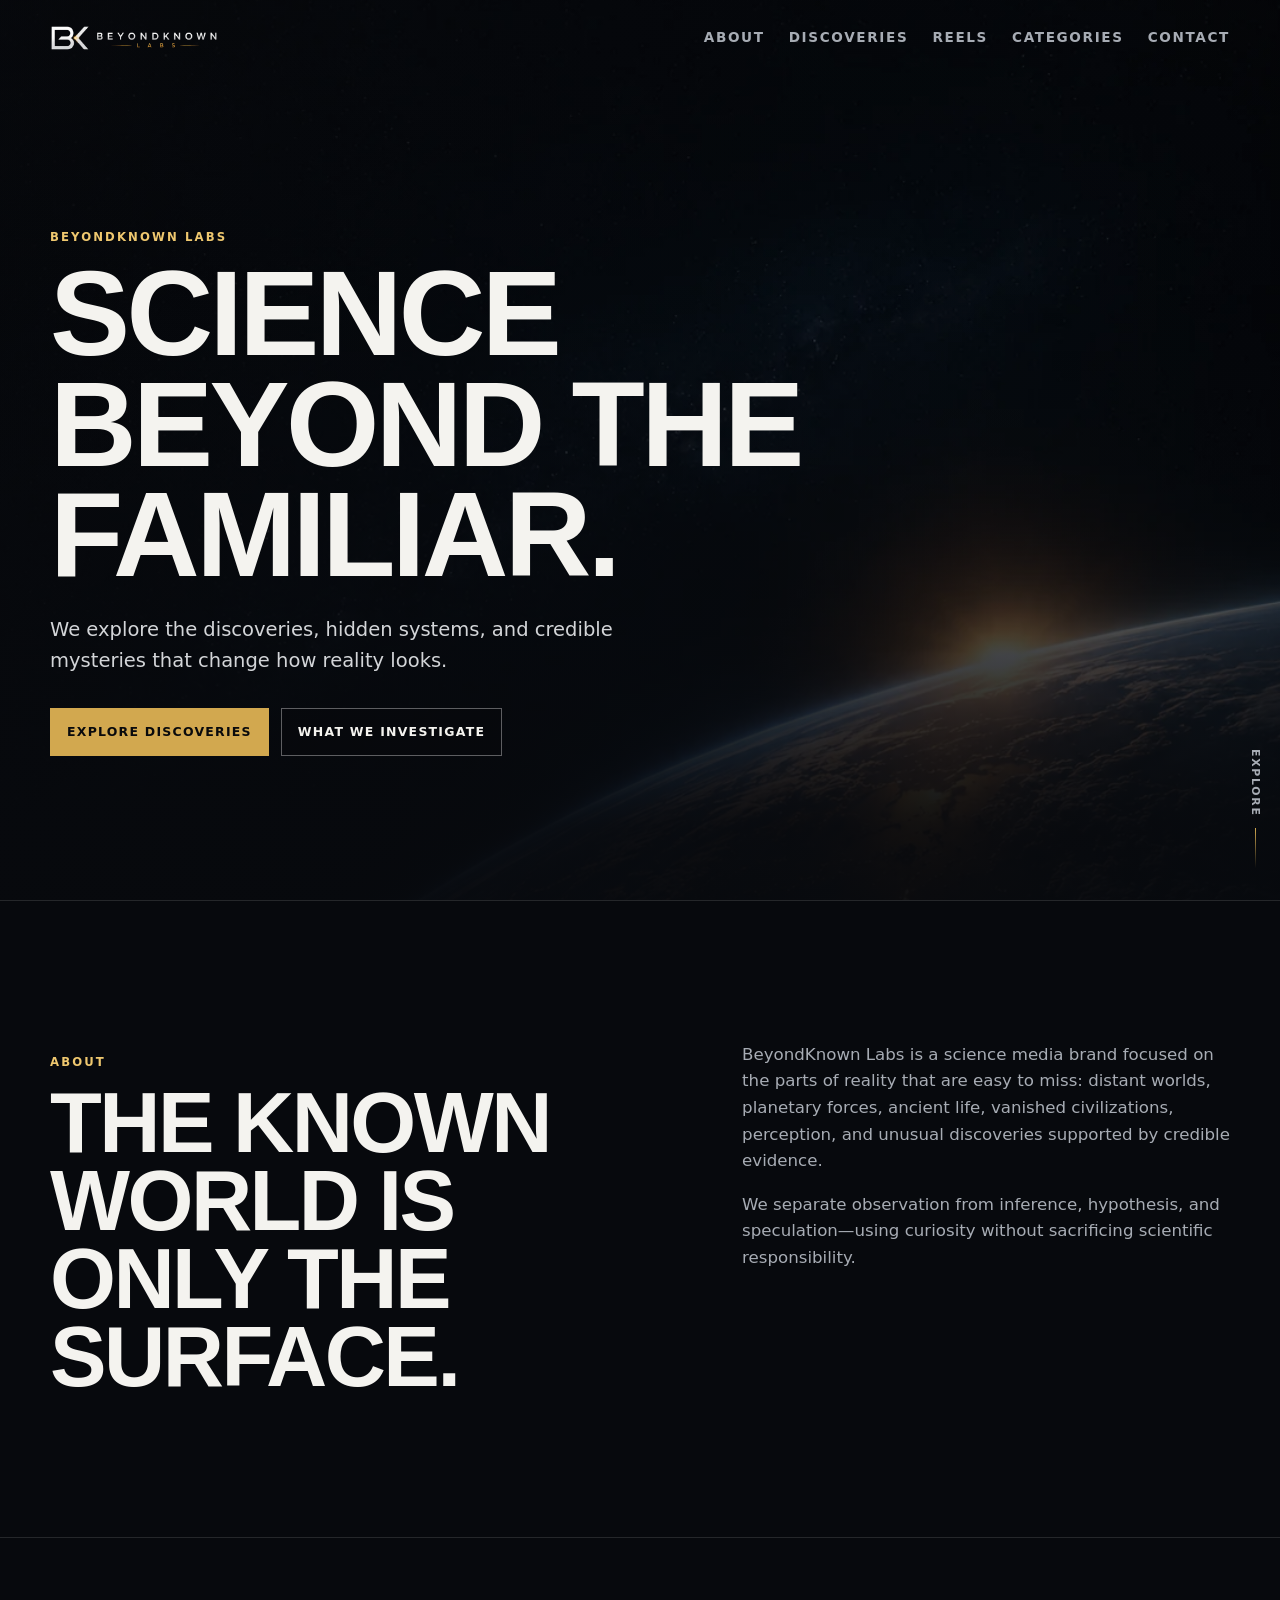
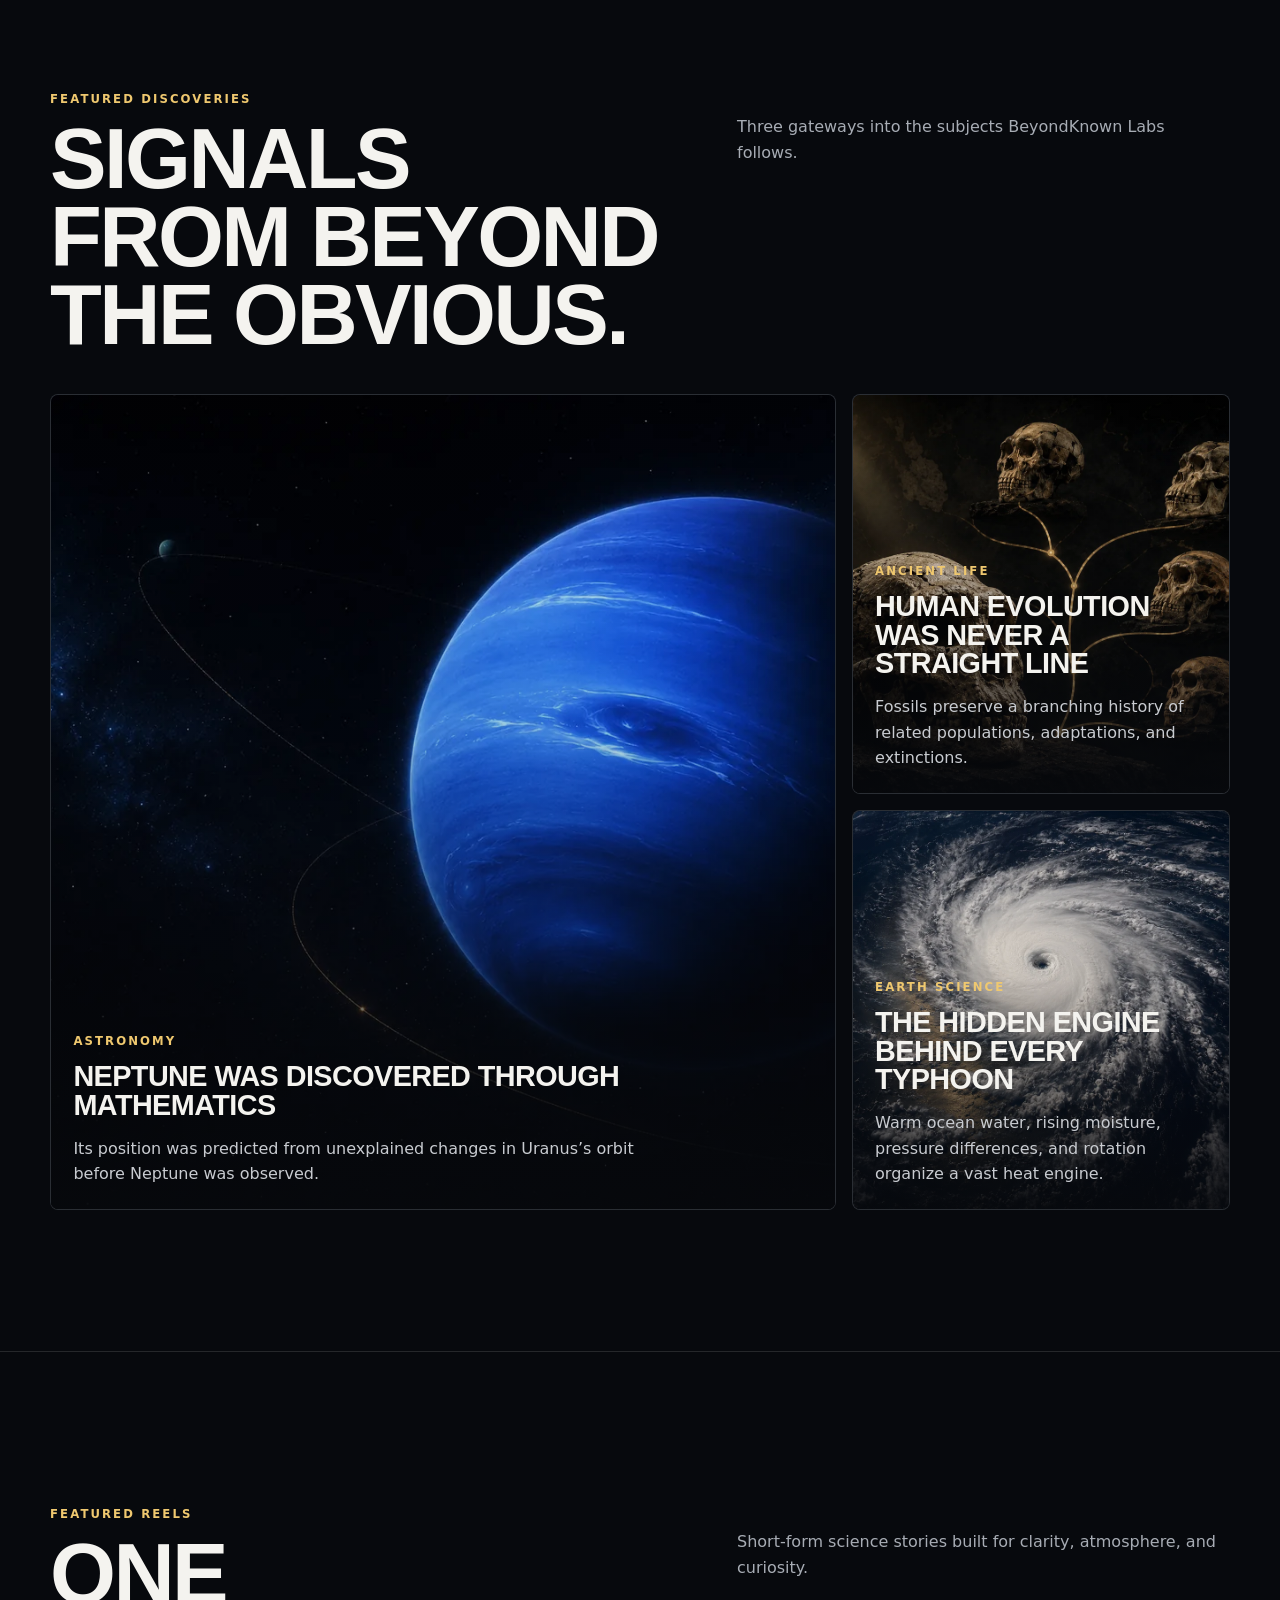
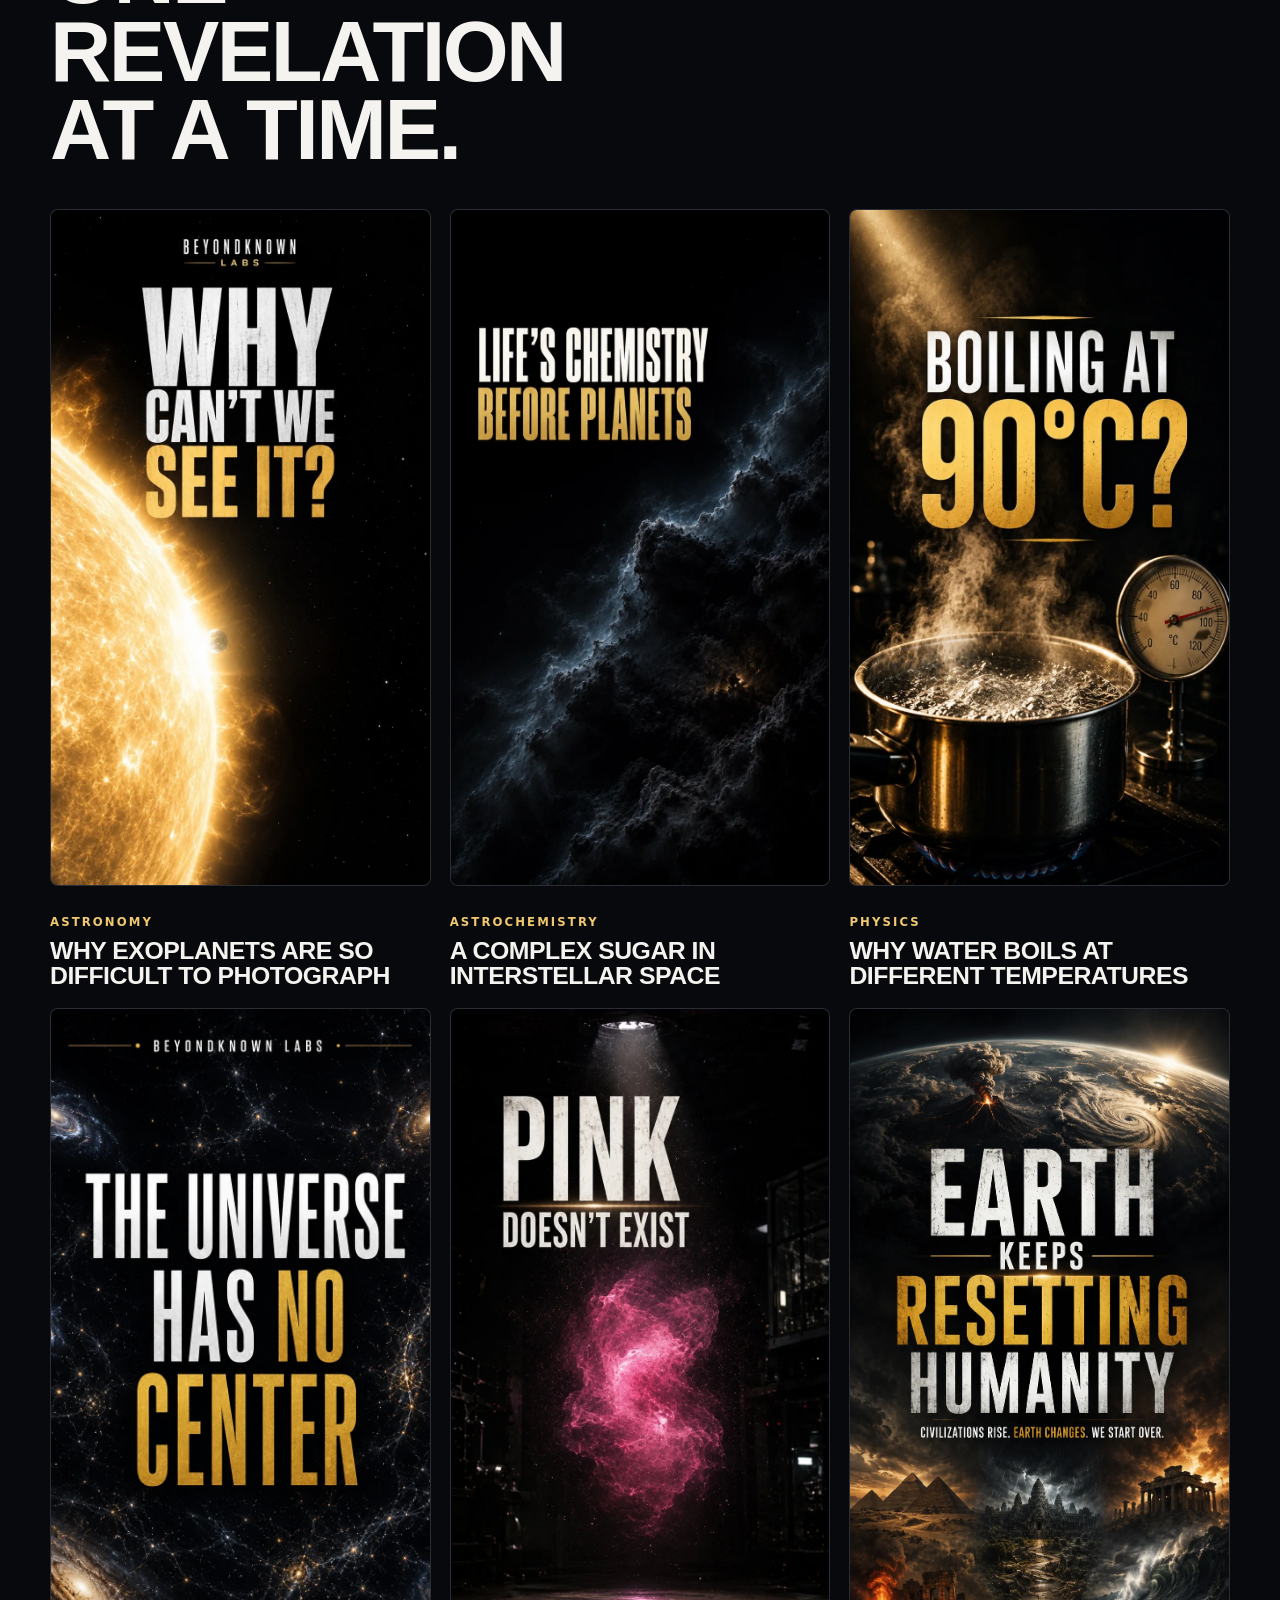
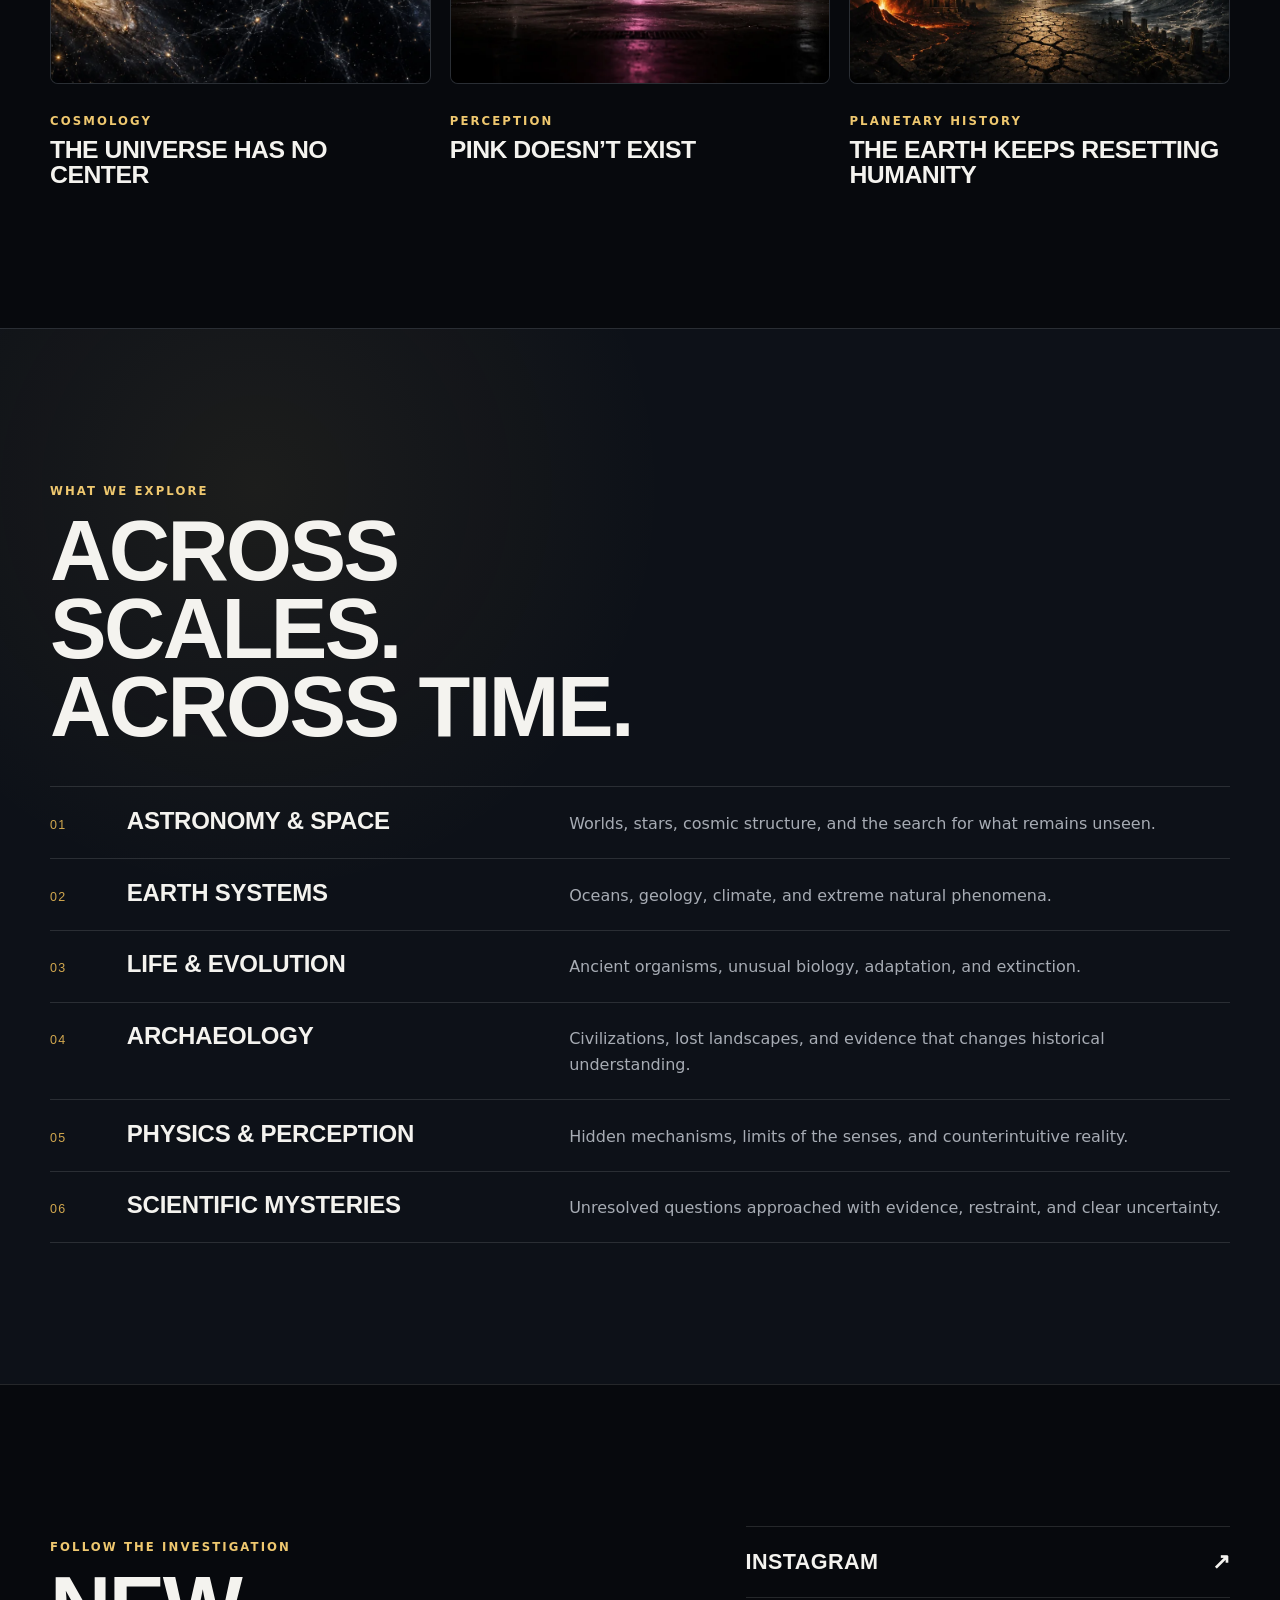
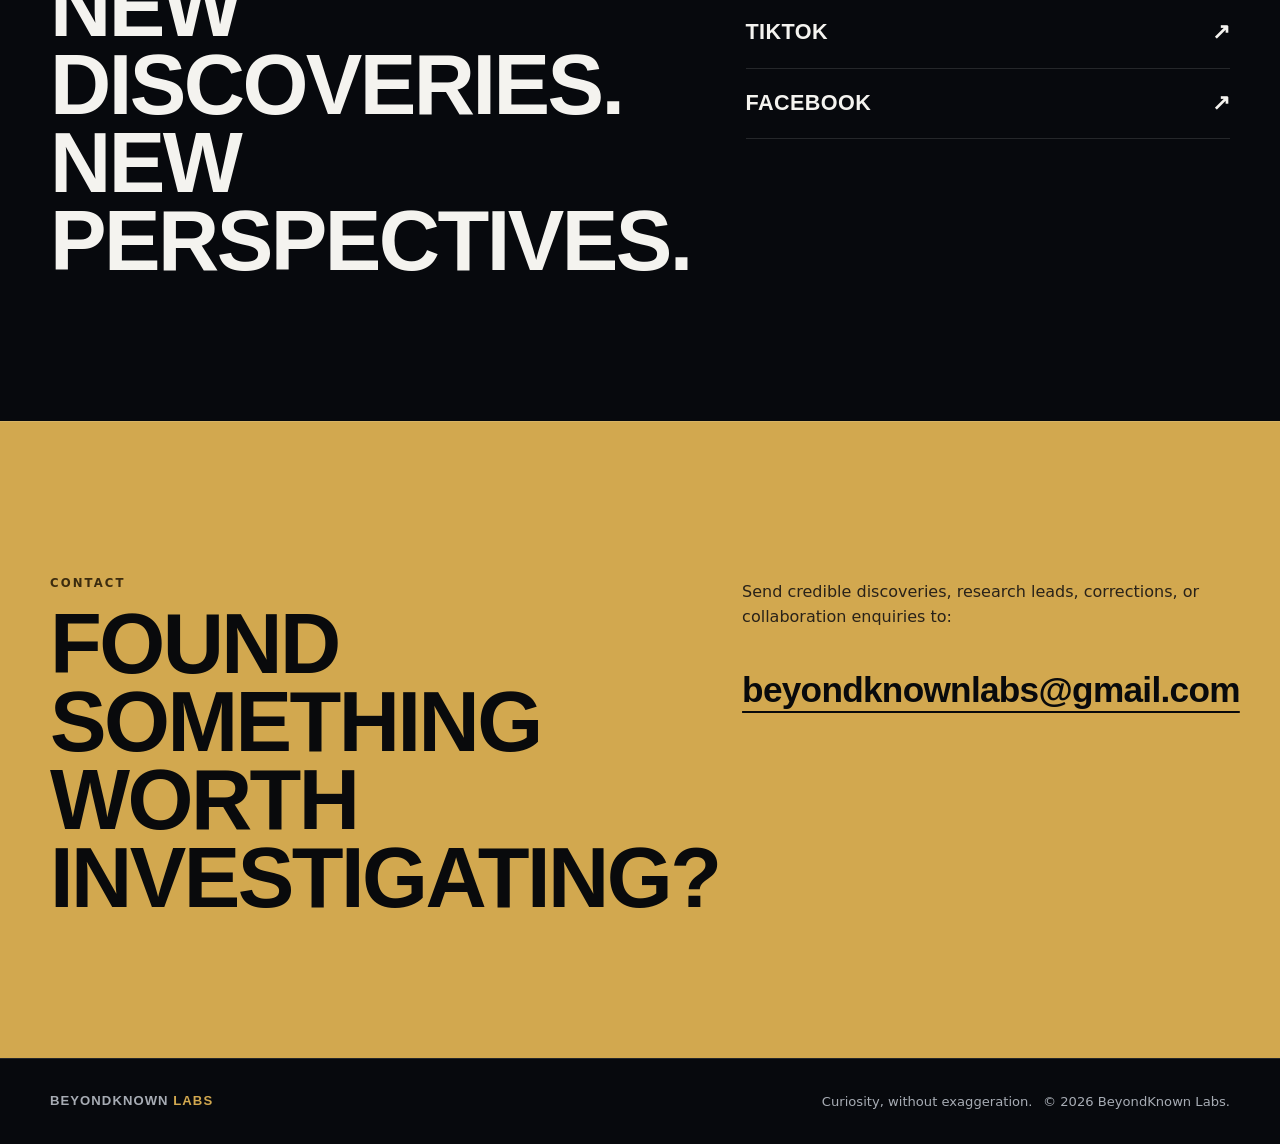
<file: index.html>
<!doctype html>
<html lang="en">
<head>
  <meta charset="utf-8">
  <meta name="viewport" content="width=device-width, initial-scale=1">

  <title>BeyondKnown Labs — Science Beyond the Familiar</title>
  <meta name="description" content="BeyondKnown Labs explores astronomy, Earth science, evolution, archaeology, perception, and credible scientific mysteries.">
  <link rel="canonical" href="https://beyondknownlabs.github.io/beyondknown-labs/">
  <meta name="theme-color" content="#07090d">

  <meta property="og:type" content="website">
  <meta property="og:title" content="BeyondKnown Labs">
  <meta property="og:description" content="Science beyond the familiar.">
  <meta property="og:image" content="https://beyondknownlabs.github.io/beyondknown-labs/assets/images/hero-desktop.webp">
  <meta property="og:image:alt" content="Cinematic scientific view of Earth from space">
  <meta property="og:site_name" content="BeyondKnown Labs">

  <link rel="icon" href="assets/icons/favicon.ico" sizes="any">
  <link rel="icon" type="image/png" sizes="32x32" href="assets/icons/favicon-32x32.png">
  <link rel="icon" type="image/png" sizes="16x16" href="assets/icons/favicon-16x16.png">
  <link rel="apple-touch-icon" sizes="180x180" href="assets/icons/apple-touch-icon.png">

  <link rel="preload" href="assets/images/hero-mobile.webp" as="image" media="(max-width: 720px)">
  <link rel="preload" href="assets/images/hero-desktop.webp" as="image" media="(min-width: 721px)">
  <link rel="stylesheet" href="css/styles.css">
  <script src="js/script.js" defer></script>
</head>

<body>
  <a class="skip-link" href="#main-content">Skip to main content</a>

  <header class="site-header" data-header>
    <div class="container header-inner">
      <a class="brand" href="#top" aria-label="BeyondKnown Labs home">
        <img
          class="brand-logo"
          src="assets/images/logo-header.webp"
          alt=""
          width="2152"
          height="321"
        >
        <span class="brand-text">BeyondKnown <span>Labs</span></span>
      </a>

      <button
        class="menu-toggle"
        type="button"
        aria-expanded="false"
        aria-controls="primary-navigation"
        aria-label="Open navigation"
        data-menu-toggle
      >
        <span aria-hidden="true"></span>
        <span aria-hidden="true"></span>
        <span aria-hidden="true"></span>
      </button>

      <nav class="primary-nav" id="primary-navigation" aria-label="Primary navigation" data-nav>
        <a href="#about">About</a>
        <a href="#discoveries">Discoveries</a>
        <a href="#reels">Reels</a>
        <a href="#categories">Categories</a>
        <a href="#contact">Contact</a>
      </nav>
    </div>
  </header>

  <main id="main-content">
    <section class="hero" id="top" aria-labelledby="hero-title">
      <picture class="hero-media">
        <source media="(max-width: 720px)" srcset="assets/images/hero-mobile.webp">
        <img
          src="assets/images/hero-desktop.webp"
          alt="Cinematic scientific view of Earth from space"
          width="1920"
          height="1080"
          fetchpriority="high"
        >
      </picture>
      <div class="hero-overlay" aria-hidden="true"></div>

      <div class="container hero-content">
        <p class="eyebrow">BeyondKnown Labs</p>
        <h1 id="hero-title">Science beyond the familiar.</h1>
        <p class="hero-copy">
          We explore the discoveries, hidden systems, and credible mysteries that change how reality looks.
        </p>
        <div class="hero-actions">
          <a class="button button-primary" href="#discoveries">Explore discoveries</a>
          <a class="button button-secondary" href="#about">What we investigate</a>
        </div>
      </div>

      <a class="scroll-cue" href="#about" aria-label="Scroll to About">
        <span>Explore</span>
        <span class="scroll-line" aria-hidden="true"></span>
      </a>
    </section>

    <section class="section about-section" id="about" aria-labelledby="about-title">
      <div class="container split-layout">
        <div>
          <p class="section-kicker">About</p>
          <h2 id="about-title">The known world is only the surface.</h2>
        </div>
        <div class="prose">
          <p>
            BeyondKnown Labs is a science media brand focused on the parts of reality that are easy to miss:
            distant worlds, planetary forces, ancient life, vanished civilizations, perception, and unusual
            discoveries supported by credible evidence.
          </p>
          <p>
            We separate observation from inference, hypothesis, and speculation—using curiosity without
            sacrificing scientific responsibility.
          </p>
        </div>
      </div>
    </section>

    <section class="section discoveries-section" id="discoveries" aria-labelledby="discoveries-title">
      <div class="container">
        <div class="section-heading">
          <div>
            <p class="section-kicker">Featured discoveries</p>
            <h2 id="discoveries-title">Signals from beyond the obvious.</h2>
          </div>
          <p>Three gateways into the subjects BeyondKnown Labs follows.</p>
        </div>

        <div class="discovery-grid">
          <article class="discovery-card discovery-card-large">
            <img
              src="assets/images/discovery-neptune.webp"
              alt="Neptune against deep space, representing its mathematical prediction before observation"
              width="1200"
              height="900"
              decoding="async"
            >
            <div class="card-shade" aria-hidden="true"></div>
            <div class="card-content">
              <p class="card-label">Astronomy</p>
              <h3>Neptune was discovered through mathematics</h3>
              <p>Its position was predicted from unexplained changes in Uranus’s orbit before Neptune was observed.</p>
            </div>
          </article>

          <article class="discovery-card">
            <img
              src="assets/images/discovery-human-evolution.webp"
              alt="Scientific reconstruction representing the branching history of human evolution"
              width="1200"
              height="900"
              decoding="async"
            >
            <div class="card-shade" aria-hidden="true"></div>
            <div class="card-content">
              <p class="card-label">Ancient life</p>
              <h3>Human evolution was never a straight line</h3>
              <p>Fossils preserve a branching history of related populations, adaptations, and extinctions.</p>
            </div>
          </article>

          <article class="discovery-card">
            <img
              src="assets/images/discovery-typhoon-engine.webp"
              alt="Large typhoon viewed from above, revealing its organized atmospheric structure"
              width="1200"
              height="900"
              decoding="async"
            >
            <div class="card-shade" aria-hidden="true"></div>
            <div class="card-content">
              <p class="card-label">Earth science</p>
              <h3>The hidden engine behind every typhoon</h3>
              <p>Warm ocean water, rising moisture, pressure differences, and rotation organize a vast heat engine.</p>
            </div>
          </article>
        </div>
      </div>
    </section>

    <section class="section reels-section" id="reels" aria-labelledby="reels-title">
      <div class="container">
        <div class="section-heading">
          <div>
            <p class="section-kicker">Featured reels</p>
            <h2 id="reels-title">One revelation at a time.</h2>
          </div>
          <p>Short-form science stories built for clarity, atmosphere, and curiosity.</p>
        </div>

        <div class="reel-grid">
          <article class="reel-card">
            <div class="reel-cover">
              <img src="assets/images/reel-exoplanets-photo.webp" alt="Why Exoplanets Are So Difficult to Photograph reel cover" width="864" height="1536" decoding="async">
            </div>
            <div class="reel-meta">
              <p class="card-label">Astronomy</p>
              <h3>Why Exoplanets Are So Difficult to Photograph</h3>
            </div>
          </article>

          <article class="reel-card">
            <div class="reel-cover">
              <img src="assets/images/reel-interstellar-sugar.webp" alt="Astronomers Found a Complex Sugar in Interstellar Space reel cover" width="864" height="1536" decoding="async">
            </div>
            <div class="reel-meta">
              <p class="card-label">Astrochemistry</p>
              <h3>A Complex Sugar in Interstellar Space</h3>
            </div>
          </article>

          <article class="reel-card">
            <div class="reel-cover">
              <img src="assets/images/reel-boiling-water.webp" alt="Why Water Boils at Different Temperatures reel cover" width="864" height="1536" decoding="async">
            </div>
            <div class="reel-meta">
              <p class="card-label">Physics</p>
              <h3>Why Water Boils at Different Temperatures</h3>
            </div>
          </article>

          <article class="reel-card">
            <div class="reel-cover">
              <img src="assets/images/reel-universe-no-center.webp" alt="The Universe Has No Center reel cover" width="1122" height="1402" decoding="async">
            </div>
            <div class="reel-meta">
              <p class="card-label">Cosmology</p>
              <h3>The Universe Has No Center</h3>
            </div>
          </article>

          <article class="reel-card">
            <div class="reel-cover">
              <img src="assets/images/reel-pink-doesnt-exist.webp" alt="Pink Doesn't Exist reel cover" width="864" height="1536" decoding="async">
            </div>
            <div class="reel-meta">
              <p class="card-label">Perception</p>
              <h3>Pink Doesn’t Exist</h3>
            </div>
          </article>

          <article class="reel-card">
            <div class="reel-cover">
              <img src="assets/images/reel-earth-resetting-humanity.webp" alt="The Earth Keeps Resetting Humanity reel cover" width="941" height="1672" decoding="async">
            </div>
            <div class="reel-meta">
              <p class="card-label">Planetary history</p>
              <h3>The Earth Keeps Resetting Humanity</h3>
            </div>
          </article>
        </div>
      </div>
    </section>

    <section class="section categories-section" id="categories" aria-labelledby="categories-title">
      <div class="container">
        <div class="section-heading">
          <div>
            <p class="section-kicker">What we explore</p>
            <h2 id="categories-title">Across scales. Across time.</h2>
          </div>
        </div>

        <ul class="category-list">
          <li><span>01</span><strong>Astronomy &amp; space</strong><p>Worlds, stars, cosmic structure, and the search for what remains unseen.</p></li>
          <li><span>02</span><strong>Earth systems</strong><p>Oceans, geology, climate, and extreme natural phenomena.</p></li>
          <li><span>03</span><strong>Life &amp; evolution</strong><p>Ancient organisms, unusual biology, adaptation, and extinction.</p></li>
          <li><span>04</span><strong>Archaeology</strong><p>Civilizations, lost landscapes, and evidence that changes historical understanding.</p></li>
          <li><span>05</span><strong>Physics &amp; perception</strong><p>Hidden mechanisms, limits of the senses, and counterintuitive reality.</p></li>
          <li><span>06</span><strong>Scientific mysteries</strong><p>Unresolved questions approached with evidence, restraint, and clear uncertainty.</p></li>
        </ul>
      </div>
    </section>

    <section class="section social-section" aria-labelledby="social-title">
      <div class="container social-panel">
        <div>
          <p class="section-kicker">Follow the investigation</p>
          <h2 id="social-title">New discoveries. New perspectives.</h2>
        </div>
        <div class="social-links" aria-label="Social media links">
          <a href="https://www.instagram.com/beyondknownlabs/" target="_blank" rel="noopener noreferrer">
            Instagram <span aria-hidden="true">↗</span>
          </a>
          <a href="https://www.tiktok.com/@beyondknownlabs" target="_blank" rel="noopener noreferrer">
            TikTok <span aria-hidden="true">↗</span>
          </a>
          <a href="https://www.facebook.com/share/17kJD3coo6/?mibextid=wwXIfr" target="_blank" rel="noopener noreferrer">
            Facebook <span aria-hidden="true">↗</span>
          </a>
        </div>
      </div>
    </section>

    <section class="section contact-section" id="contact" aria-labelledby="contact-title">
      <div class="container contact-layout">
        <div>
          <p class="section-kicker">Contact</p>
          <h2 id="contact-title">Found something worth investigating?</h2>
        </div>
        <div>
          <p>Send credible discoveries, research leads, corrections, or collaboration enquiries to:</p>
          <a class="contact-email" href="mailto:beyondknownlabs@gmail.com">beyondknownlabs@gmail.com</a>
        </div>
      </div>
    </section>
  </main>

  <footer class="site-footer">
    <div class="container footer-inner">
      <a class="footer-brand" href="#top">BeyondKnown <span>Labs</span></a>
      <p>Curiosity, without exaggeration.</p>
      <p>&copy; <span data-year></span> BeyondKnown Labs.</p>
    </div>
  </footer>
</body>
</html>
</file>
<file: css/styles.css>
:root {
  --color-bg: #07090d;
  --color-bg-raised: #0d1118;
  --color-bg-soft: #111722;
  --color-text: #f4f3ef;
  --color-muted: #a7acb4;
  --color-line: rgba(255, 255, 255, 0.12);
  --color-gold: #d2a84f;
  --color-gold-bright: #efc86f;
  --color-focus: #f7d487;
  --container: 1180px;
  --header-height: 4.75rem;
  --radius-sm: 0.5rem;
  --radius-md: 1rem;
  --shadow: 0 1.25rem 4rem rgba(0, 0, 0, 0.35);
  --font-heading: "Arial Narrow", "Roboto Condensed", "Helvetica Neue Condensed", Impact, sans-serif;
  --font-body: Inter, ui-sans-serif, system-ui, -apple-system, BlinkMacSystemFont, "Segoe UI", sans-serif;
}

*,
*::before,
*::after {
  box-sizing: border-box;
}

html {
  scroll-behavior: smooth;
  color-scheme: dark;
}

body {
  margin: 0;
  background: var(--color-bg);
  color: var(--color-text);
  font-family: var(--font-body);
  line-height: 1.6;
  text-rendering: optimizeLegibility;
}

img {
  display: block;
  max-width: 100%;
}

a {
  color: inherit;
}

button,
a {
  -webkit-tap-highlight-color: transparent;
}

:focus-visible {
  outline: 3px solid var(--color-focus);
  outline-offset: 4px;
}

.skip-link {
  position: fixed;
  top: 0.75rem;
  left: 0.75rem;
  z-index: 1000;
  padding: 0.75rem 1rem;
  background: var(--color-text);
  color: var(--color-bg);
  font-weight: 800;
  transform: translateY(-160%);
}

.skip-link:focus {
  transform: translateY(0);
}

.container {
  width: min(calc(100% - 2rem), var(--container));
  margin-inline: auto;
}

.site-header {
  position: fixed;
  inset: 0 0 auto;
  z-index: 100;
  border-bottom: 1px solid transparent;
  transition: background-color 180ms ease, border-color 180ms ease, backdrop-filter 180ms ease;
}

.site-header.is-scrolled,
.site-header.is-open {
  background: rgba(7, 9, 13, 0.92);
  border-bottom-color: var(--color-line);
  backdrop-filter: blur(14px);
}

.header-inner {
  min-height: var(--header-height);
  display: flex;
  align-items: center;
  justify-content: space-between;
  gap: 1rem;
}

.brand,
.footer-brand {
  text-decoration: none;
}

.brand {
  display: inline-flex;
  align-items: center;
  gap: 0.75rem;
  min-width: 0;
}

.brand-logo {
  display: none;
  width: 10.5rem;
  height: auto;
  object-fit: contain;
}

.brand-text,
.footer-brand {
  font-family: var(--font-heading);
  font-weight: 900;
  letter-spacing: 0.08em;
  line-height: 1;
  text-transform: uppercase;
}

.brand-text span,
.footer-brand span {
  color: var(--color-gold);
}

.menu-toggle {
  width: 2.75rem;
  height: 2.75rem;
  display: grid;
  place-content: center;
  gap: 0.3rem;
  border: 1px solid var(--color-line);
  border-radius: 50%;
  background: rgba(7, 9, 13, 0.55);
  color: var(--color-text);
  cursor: pointer;
}

.menu-toggle span {
  width: 1.15rem;
  height: 1px;
  background: currentColor;
  transition: transform 180ms ease, opacity 180ms ease;
}

.menu-toggle[aria-expanded="true"] span:nth-child(1) {
  transform: translateY(0.38rem) rotate(45deg);
}

.menu-toggle[aria-expanded="true"] span:nth-child(2) {
  opacity: 0;
}

.menu-toggle[aria-expanded="true"] span:nth-child(3) {
  transform: translateY(-0.38rem) rotate(-45deg);
}

.primary-nav {
  position: absolute;
  top: calc(100% + 1px);
  left: 0;
  right: 0;
  display: grid;
  padding: 1rem;
  background: rgba(7, 9, 13, 0.98);
  border-bottom: 1px solid var(--color-line);
  transform-origin: top;
  transform: scaleY(0);
  opacity: 0;
  pointer-events: none;
  transition: transform 180ms ease, opacity 180ms ease;
}

.primary-nav.is-open {
  transform: scaleY(1);
  opacity: 1;
  pointer-events: auto;
}

.primary-nav a {
  padding: 0.9rem 0;
  border-bottom: 1px solid var(--color-line);
  color: var(--color-muted);
  font-size: 0.85rem;
  font-weight: 800;
  letter-spacing: 0.12em;
  text-decoration: none;
  text-transform: uppercase;
}

.primary-nav a:last-child {
  border-bottom: 0;
}

.primary-nav a:hover {
  color: var(--color-text);
}

.hero {
  position: relative;
  min-height: 100svh;
  display: grid;
  align-items: end;
  isolation: isolate;
  overflow: hidden;
}

.hero-media,
.hero-media img,
.hero-overlay {
  position: absolute;
  inset: 0;
  width: 100%;
  height: 100%;
}

.hero-media {
  z-index: -3;
}

.hero-media img {
  object-fit: cover;
  object-position: center;
}

.hero-overlay {
  z-index: -2;
  background:
    linear-gradient(180deg, rgba(7, 9, 13, 0.35) 0%, rgba(7, 9, 13, 0.15) 30%, rgba(7, 9, 13, 0.94) 92%),
    linear-gradient(90deg, rgba(7, 9, 13, 0.76) 0%, rgba(7, 9, 13, 0.22) 70%);
}

.hero-content {
  padding-top: calc(var(--header-height) + 5rem);
  padding-bottom: 8rem;
}

.eyebrow,
.section-kicker,
.card-label {
  color: var(--color-gold-bright);
  font-size: 0.73rem;
  font-weight: 850;
  letter-spacing: 0.18em;
  text-transform: uppercase;
}

.hero h1,
.section h2 {
  margin: 0;
  font-family: var(--font-heading);
  font-weight: 900;
  letter-spacing: -0.03em;
  line-height: 0.92;
  text-transform: uppercase;
}

.hero h1 {
  max-width: 12ch;
  font-size: clamp(3.4rem, 15vw, 7.5rem);
}

.hero-copy {
  max-width: 36rem;
  margin: 1.5rem 0 0;
  color: #d3d5d8;
  font-size: clamp(1rem, 2.4vw, 1.22rem);
}

.hero-actions {
  display: flex;
  flex-wrap: wrap;
  gap: 0.75rem;
  margin-top: 2rem;
}

.button {
  min-height: 3rem;
  display: inline-flex;
  align-items: center;
  justify-content: center;
  padding: 0.75rem 1rem;
  border: 1px solid transparent;
  font-size: 0.78rem;
  font-weight: 850;
  letter-spacing: 0.1em;
  text-decoration: none;
  text-transform: uppercase;
}

.button-primary {
  background: var(--color-gold);
  color: #090a0c;
}

.button-primary:hover {
  background: var(--color-gold-bright);
}

.button-secondary {
  border-color: rgba(255, 255, 255, 0.35);
  background: rgba(7, 9, 13, 0.3);
}

.button-secondary:hover {
  border-color: var(--color-text);
  background: rgba(7, 9, 13, 0.6);
}

.scroll-cue {
  position: absolute;
  right: 1rem;
  bottom: 2rem;
  display: flex;
  align-items: center;
  gap: 0.7rem;
  color: var(--color-muted);
  font-size: 0.68rem;
  font-weight: 800;
  letter-spacing: 0.16em;
  text-decoration: none;
  text-transform: uppercase;
  writing-mode: vertical-rl;
}

.scroll-line {
  width: 1px;
  height: 2.5rem;
  background: linear-gradient(var(--color-gold), transparent);
}

.section {
  padding-block: clamp(5.5rem, 11vw, 9rem);
  border-top: 1px solid var(--color-line);
}

.section h2 {
  max-width: 13ch;
  font-size: clamp(2.5rem, 9vw, 5.3rem);
}

.section-heading {
  display: grid;
  gap: 1.25rem;
  margin-bottom: 2.5rem;
}

.section-heading > p,
.prose,
.contact-layout > div:last-child {
  color: var(--color-muted);
}

.split-layout,
.contact-layout {
  display: grid;
  gap: 2rem;
}

.prose {
  max-width: 43rem;
  font-size: 1.04rem;
}

.prose p:first-child {
  margin-top: 0;
}

.discovery-grid,
.reel-grid {
  display: grid;
  gap: 1rem;
}

.discovery-card,
.reel-cover {
  position: relative;
  overflow: hidden;
  background: var(--color-bg-raised);
}

.discovery-card {
  min-height: 25rem;
  display: flex;
  align-items: end;
  border: 1px solid var(--color-line);
  border-radius: var(--radius-sm);
}

.discovery-card img,
.reel-cover img {
  width: 100%;
  height: 100%;
  object-fit: cover;
  transition: transform 650ms cubic-bezier(.2,.8,.2,1);
}

.discovery-card img {
  position: absolute;
  inset: 0;
}

.discovery-card:hover img,
.reel-card:hover .reel-cover img {
  transform: scale(1.025);
}

.card-shade {
  position: absolute;
  inset: 0;
  background:
    linear-gradient(180deg, rgba(7, 9, 13, 0.04) 0%, rgba(7, 9, 13, 0.12) 42%, rgba(7, 9, 13, 0.88) 100%);
}

.card-content {
  position: relative;
  z-index: 1;
  padding: 1.4rem;
}

.card-content h3,
.reel-meta h3 {
  margin: 0;
  font-family: var(--font-heading);
  font-size: 1.8rem;
  letter-spacing: -0.02em;
  line-height: 1;
  text-transform: uppercase;
}

.card-content p:last-child {
  max-width: 38rem;
  margin-bottom: 0;
  color: #c8cbd0;
}

.reel-grid {
  grid-template-columns: repeat(2, minmax(0, 1fr));
}



.reel-cover {
  aspect-ratio: 9 / 16;
  border: 1px solid var(--color-line);
  border-radius: var(--radius-sm);
}

.reel-cover img {
  object-position: center;
}

.reel-meta {
  padding-top: 1rem;
}

.reel-meta .card-label {
  margin-bottom: 0.45rem;
}

.reel-meta h3 {
  font-size: clamp(1.1rem, 4.4vw, 1.55rem);
}

.categories-section {
  background:
    radial-gradient(circle at 20% 15%, rgba(210, 168, 79, 0.08), transparent 30%),
    var(--color-bg-raised);
}

.category-list {
  margin: 0;
  padding: 0;
  list-style: none;
  border-top: 1px solid var(--color-line);
}

.category-list li {
  display: grid;
  grid-template-columns: 2.5rem 1fr;
  gap: 0.25rem 0.8rem;
  padding-block: 1.35rem;
  border-bottom: 1px solid var(--color-line);
}

.category-list span {
  color: var(--color-gold);
  font-family: var(--font-heading);
  font-size: 0.78rem;
  letter-spacing: 0.1em;
}

.category-list strong {
  font-family: var(--font-heading);
  font-size: 1.5rem;
  letter-spacing: -0.01em;
  line-height: 1;
  text-transform: uppercase;
}

.category-list p {
  grid-column: 2;
  margin: 0;
  color: var(--color-muted);
}

.social-panel {
  display: grid;
  gap: 2.5rem;
}

.social-links {
  display: grid;
  border-top: 1px solid var(--color-line);
}

.social-links a,
.social-placeholder {
  display: flex;
  justify-content: space-between;
  gap: 1rem;
  padding: 1.1rem 0;
  border-bottom: 1px solid var(--color-line);
  font-family: var(--font-heading);
  font-size: 1.35rem;
  font-weight: 800;
  letter-spacing: 0.02em;
  text-decoration: none;
  text-transform: uppercase;
}

.social-links a:hover {
  color: var(--color-gold-bright);
}

.social-placeholder {
  color: #6f747d;
}

.contact-section {
  background: var(--color-gold);
  color: #090a0c;
}

.contact-section .section-kicker {
  color: #3c2c0f;
}

.contact-layout > div:last-child {
  color: #292219;
}

.contact-email {
  display: inline-block;
  margin-top: 1rem;
  color: #090a0c;
  font-family: var(--font-heading);
  font-size: clamp(1.25rem, 5vw, 2.2rem);
  font-weight: 900;
  letter-spacing: -0.02em;
  text-decoration-thickness: 2px;
  text-underline-offset: 0.25em;
}

.site-footer {
  padding-block: 2rem;
  border-top: 1px solid var(--color-line);
}

.footer-inner {
  display: grid;
  gap: 0.65rem;
  color: var(--color-muted);
  font-size: 0.82rem;
}

.footer-inner p {
  margin: 0;
}

@media (min-width: 720px) {
  .container {
    width: min(calc(100% - 3rem), var(--container));
  }

  .brand-logo {
    display: block;
  }

  .brand-text {
    position: absolute;
    width: 1px;
    height: 1px;
    overflow: hidden;
    clip-path: inset(50%);
    white-space: nowrap;
  }

  .section-heading,
  .split-layout,
  .contact-layout,
  .social-panel {
    grid-template-columns: minmax(0, 1.15fr) minmax(18rem, 0.85fr);
    align-items: start;
  }

  .section-heading > p {
    max-width: 31rem;
    justify-self: end;
    margin-top: 2.25rem;
  }

  .discovery-grid {
    grid-template-columns: repeat(2, minmax(0, 1fr));
  }

  .discovery-card-large {
    grid-column: 1 / -1;
    min-height: 35rem;
  }

  .reel-grid {
    grid-template-columns: repeat(3, minmax(0, 1fr));
  }

  .category-list li {
    grid-template-columns: 4rem minmax(15rem, 0.65fr) minmax(18rem, 1fr);
    align-items: baseline;
  }

  .category-list p {
    grid-column: 3;
  }

  .footer-inner {
    grid-template-columns: 1fr auto auto;
    align-items: center;
  }
}

@media (min-width: 920px) {
  .menu-toggle {
    display: none;
  }

  .primary-nav {
    position: static;
    display: flex;
    gap: 1.5rem;
    padding: 0;
    background: transparent;
    border: 0;
    transform: none;
    opacity: 1;
    pointer-events: auto;
  }

  .primary-nav a {
    padding: 0.5rem 0;
    border: 0;
  }

  .hero-content {
    padding-bottom: 9rem;
  }

  .discovery-grid {
    grid-template-columns: 1.35fr 0.65fr;
    grid-template-rows: repeat(2, minmax(15rem, 1fr));
  }

  .discovery-card-large {
    grid-column: auto;
    grid-row: 1 / 3;
    min-height: 42rem;
  }
}

@media (prefers-reduced-motion: reduce) {
  html {
    scroll-behavior: auto;
  }

  *,
  *::before,
  *::after {
    animation-duration: 0.01ms !important;
    animation-iteration-count: 1 !important;
    transition-duration: 0.01ms !important;
  }

  .discovery-card:hover img,
  .reel-card:hover .reel-cover img {
    transform: none;
  }
}


@media (min-width: 1200px) {
  .reel-grid {
    gap: 1.25rem;
  }
}


@media (max-width: 719px) {
  .discovery-card img {
    object-position: center 32%;
  }

  .discovery-card {
    background: #0b0f15;
  }
}

@media (max-width: 719px) {
  .hero {
    min-height: 92svh;
  }

  .hero-content {
    padding-top: calc(var(--header-height) + 3.25rem);
    padding-bottom: 4.75rem;
  }

  .hero h1 {
    max-width: 10.5ch;
    font-size: clamp(3rem, 13.2vw, 4.6rem);
    line-height: 0.9;
  }

  .hero-copy {
    max-width: 31rem;
    margin-top: 1.15rem;
    font-size: 1rem;
    line-height: 1.5;
  }

  .hero-actions {
    gap: 0.65rem;
    margin-top: 1.45rem;
  }

  .button {
    min-height: 2.85rem;
    padding: 0.7rem 0.9rem;
  }

  .scroll-cue {
    display: none;
  }

  .hero-media img {
    object-position: 61% bottom;
  }

  .hero-overlay {
    background:
      linear-gradient(180deg, rgba(7, 9, 13, 0.28) 0%, rgba(7, 9, 13, 0.08) 38%, rgba(7, 9, 13, 0.82) 100%),
      linear-gradient(90deg, rgba(7, 9, 13, 0.72) 0%, rgba(7, 9, 13, 0.16) 72%);
  }
}

@media (max-width: 719px) {
  .about-section {
    padding-block: 4.5rem;
  }

  .about-section .split-layout {
    gap: 1.15rem;
  }

  .about-section .section-kicker {
    margin-bottom: 0.65rem;
  }

  .about-section h2 {
    max-width: 11ch;
    font-size: clamp(2.4rem, 10.5vw, 3.7rem);
    line-height: 0.94;
  }

  .about-section .prose {
    font-size: 1rem;
    line-height: 1.62;
  }

  .about-section .prose p {
    margin-block: 0 1rem;
  }

  .about-section .prose p:last-child {
    margin-bottom: 0;
  }
}

@media (max-width: 719px) {
  .discoveries-section {
    padding-block: 4.75rem;
  }

  .discoveries-section .section-heading {
    margin-bottom: 1.75rem;
  }

  .discovery-grid {
    gap: 1.25rem;
  }

  .discovery-card,
  .discovery-card-large {
    min-height: 0;
    display: grid;
    align-items: stretch;
    overflow: hidden;
    background: var(--color-bg-raised);
  }

  .discovery-card img {
    position: relative;
    inset: auto;
    width: 100%;
    height: auto;
    aspect-ratio: 4 / 3;
    object-fit: cover;
    object-position: center;
  }

  .discovery-card:nth-child(2) img {
    object-position: center 42%;
  }

  .discovery-card:nth-child(3) img {
    object-position: center 48%;
  }

  .discovery-card .card-shade {
    display: none;
  }

  .discovery-card .card-content {
    padding: 1.15rem 1.15rem 1.3rem;
    background:
      linear-gradient(180deg, rgba(17, 23, 34, 0.96), rgba(9, 12, 18, 1));
  }

  .discovery-card .card-label {
    margin: 0 0 0.5rem;
  }

  .discovery-card .card-content h3 {
    max-width: 18ch;
    font-size: clamp(1.5rem, 7vw, 2rem);
    line-height: 0.98;
  }

  .discovery-card .card-content p:last-child {
    margin-top: 0.7rem;
    color: #bfc3ca;
    font-size: 0.94rem;
    line-height: 1.5;
  }
}

@media (max-width: 719px) {
  .reels-section {
    padding-block: 4.75rem;
  }

  .reels-section .section-heading {
    margin-bottom: 1.8rem;
  }

  .reel-grid {
    gap: 1.4rem 0.9rem;
  }

  .reel-card {
    min-width: 0;
  }

  .reel-cover {
    border-radius: 0.45rem;
    box-shadow: 0 0.85rem 2.2rem rgba(0, 0, 0, 0.3);
  }

  .reel-meta {
    padding-top: 0.75rem;
  }

  .reel-meta .card-label {
    margin: 0 0 0.35rem;
    font-size: 0.62rem;
    letter-spacing: 0.14em;
  }

  .reel-meta h3 {
    font-size: clamp(1.05rem, 4.8vw, 1.35rem);
    line-height: 1.02;
    overflow-wrap: anywhere;
  }

  .reel-card:nth-child(1) .reel-meta h3,
  .reel-card:nth-child(2) .reel-meta h3,
  .reel-card:nth-child(3) .reel-meta h3 {
    font-size: clamp(1rem, 4.45vw, 1.28rem);
  }
}

@media (max-width: 390px) {
  .reel-grid {
    gap-inline: 0.7rem;
  }

  .reel-meta h3 {
    font-size: 1rem;
  }
}

@media (max-width: 719px) {
  .categories-section {
    padding-block: 4.75rem;
  }

  .categories-section .section-heading {
    margin-bottom: 1.8rem;
  }

  .category-list li {
    grid-template-columns: 2.15rem minmax(0, 1fr);
    gap: 0.45rem 0.75rem;
    padding-block: 1.55rem;
  }

  .category-list span {
    padding-top: 0.12rem;
    font-size: 0.72rem;
    letter-spacing: 0.12em;
  }

  .category-list strong {
    font-size: clamp(1.45rem, 6.5vw, 1.9rem);
    line-height: 0.98;
  }

  .category-list p {
    margin-top: 0.3rem;
    color: #b7bcc4;
    font-size: 0.95rem;
    line-height: 1.52;
  }
}

@media (max-width: 390px) {
  .category-list li {
    grid-template-columns: 1.9rem minmax(0, 1fr);
    column-gap: 0.65rem;
  }

  .category-list strong {
    font-size: 1.4rem;
  }
}

@media (max-width: 719px) {
  .social-section {
    padding-block: 4.75rem;
  }

  .social-panel {
    gap: 1.8rem;
  }

  .social-links a {
    min-height: 3.75rem;
    align-items: center;
    padding-block: 1rem;
    font-size: 1.45rem;
    line-height: 1;
  }

  .social-links a span {
    flex: 0 0 auto;
    font-size: 1rem;
  }

  .contact-section {
    padding-block: 4.75rem;
  }

  .contact-layout {
    gap: 1.4rem;
  }

  .contact-layout > div:last-child {
    font-size: 1rem;
    line-height: 1.55;
  }

  .contact-layout > div:last-child p {
    margin-top: 0;
  }

  .contact-email {
    display: block;
    width: fit-content;
    max-width: 100%;
    margin-top: 1.2rem;
    padding-block: 0.35rem;
    font-size: clamp(1.35rem, 6.2vw, 2rem);
    line-height: 1.15;
    overflow-wrap: anywhere;
    text-decoration-thickness: 2px;
    text-underline-offset: 0.22em;
  }
}

@media (max-width: 390px) {
  .social-links a {
    font-size: 1.3rem;
  }

  .contact-email {
    font-size: 1.28rem;
  }
}

/* Final mobile polish and accessibility */
body.nav-open {
  overflow: hidden;
}

.contact-section :focus-visible {
  outline-color: #090a0c;
}

@media (max-width: 919px) {
  .site-header {
    padding-top: env(safe-area-inset-top);
  }

  .header-inner {
    min-height: 4.4rem;
  }

  .brand-logo {
    display: block;
    width: 10.25rem;
  }

  .brand-text {
    position: absolute;
    width: 1px;
    height: 1px;
    overflow: hidden;
    clip-path: inset(50%);
    white-space: nowrap;
  }

  .menu-toggle {
    width: 2.85rem;
    height: 2.85rem;
    flex: 0 0 auto;
  }

  .primary-nav {
    max-height: calc(100svh - 4.4rem - env(safe-area-inset-top));
    overflow-y: auto;
    overscroll-behavior: contain;
    padding: 0.7rem 1rem 1rem;
  }

  .primary-nav a {
    min-height: 3.35rem;
    display: flex;
    align-items: center;
    padding-block: 0.85rem;
  }
}

@media (max-width: 719px) {
  .container {
    width: min(calc(100% - 2.25rem), var(--container));
  }

  .site-footer {
    padding-block: 2.35rem calc(2.35rem + env(safe-area-inset-bottom));
  }

  .footer-inner {
    gap: 0.8rem;
  }

  .footer-brand {
    font-size: 1rem;
  }
}

@media (prefers-reduced-motion: reduce) {
  .site-header {
    backdrop-filter: none;
  }
}

/* Step 9 — Tablet and reel-loading refinement */
@media (min-width: 720px) and (max-width: 919px) {
  .brand-logo {
    width: 11.4rem;
  }

  .reel-grid {
    gap: 1.15rem;
  }

  .reel-meta h3 {
    font-size: clamp(1.1rem, 2.35vw, 1.4rem);
    line-height: 1.02;
  }
}

@media (min-width: 920px) {
  .reel-grid {
    gap: 1.2rem;
  }
}
</file>
